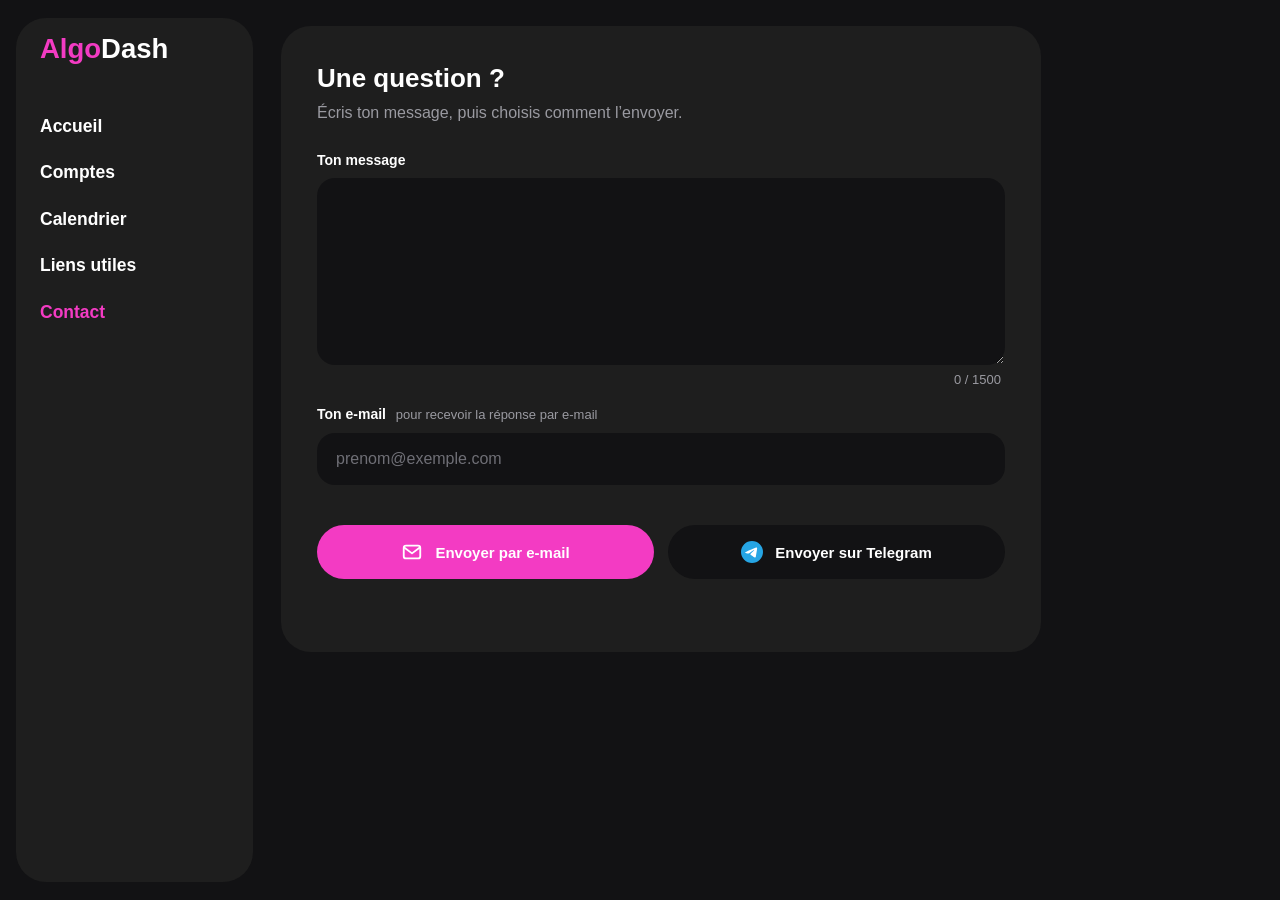
<file: contact.html>
<!DOCTYPE html>
<html lang="fr">
<head>
  <meta charset="utf-8">
  <meta name="viewport" content="width=device-width, initial-scale=1">
  <title>Contact · AlgoDash</title>
  <link rel="stylesheet" href="css/style.css">
</head>
<body data-page="contact">
  <!-- La barre latérale est remplie par js/layout.js (identique sur toutes les pages) -->
  <aside class="sidebar" id="sidebar"></aside>

  <main class="main">
    <h1 class="visually-hidden">Contact</h1>

    <section class="card contact-card">
      <h2 class="contact-title">Une question ?</h2>
      <p class="contact-intro">Écris ton message, puis choisis comment l’envoyer.</p>

      <form id="contact-form" novalidate>
        <label class="field-label" for="message">Ton message</label>
        <textarea class="field" id="message" name="message" rows="7" maxlength="1500"
                  aria-describedby="message-error"></textarea>
        <div class="field-meta">
          <span class="field-error" id="message-error" role="alert"></span>
          <span class="field-counter" id="counter">0 / 1500</span>
        </div>

        <!-- Demandé uniquement pour l'envoi par e-mail (sert d'adresse de réponse) -->
        <div id="email-field">
          <label class="field-label" for="email">Ton e-mail <span class="field-hint">pour recevoir la réponse par e-mail</span></label>
          <input class="field" type="email" id="email" name="email" autocomplete="email"
                 placeholder="prenom@exemple.com" aria-describedby="email-error">
          <div class="field-meta"><span class="field-error" id="email-error" role="alert"></span></div>
        </div>

        <!-- Piège à robots : invisible pour les visiteurs, ne doit jamais être coché -->
        <input type="checkbox" name="botcheck" id="botcheck" class="visually-hidden" tabindex="-1"
               autocomplete="off" aria-hidden="true">

        <div class="contact-actions">
          <button type="submit" class="send send-mail" id="send-mail">
            <svg viewBox="0 0 24 24" width="22" height="22" aria-hidden="true" fill="none" stroke="currentColor"
                 stroke-width="2" stroke-linecap="round" stroke-linejoin="round">
              <rect x="3" y="5" width="18" height="14" rx="2.5"></rect>
              <path d="m3.5 7 8.5 6.5L20.5 7"></path>
            </svg>
            <span>Envoyer par e-mail</span>
          </button>

          <button type="button" class="send send-telegram" id="send-telegram" hidden>
            <svg viewBox="0 0 24 24" width="22" height="22" aria-hidden="true">
              <circle cx="12" cy="12" r="11" fill="#ffffff"></circle>
              <path fill="#26a5e4" d="M11.944 0A12 12 0 0 0 0 12a12 12 0 0 0 12 12 12 12 0 0 0 12-12A12 12 0 0 0 12 0a12 12 0 0 0-.056 0zm4.962 7.224c.1-.002.321.023.465.14a.506.506 0 0 1 .171.325c.016.093.036.306.02.472-.18 1.898-.962 6.502-1.36 8.627-.168.9-.499 1.201-.82 1.23-.696.065-1.225-.46-1.9-.902-1.056-.693-1.653-1.124-2.678-1.8-1.185-.78-.417-1.21.258-1.91.177-.184 3.247-2.977 3.307-3.23.007-.032.014-.15-.056-.212s-.174-.041-.249-.024c-.106.024-1.793 1.14-5.061 3.345-.48.33-.913.49-1.302.48-.428-.008-1.252-.241-1.865-.44-.752-.245-1.349-.374-1.297-.789.027-.216.325-.437.893-.663 3.498-1.524 5.83-2.529 6.998-3.014 3.332-1.386 4.025-1.627 4.476-1.635z"></path>
            </svg>
            <span>Envoyer sur Telegram</span>
          </button>
        </div>

        <p class="contact-status" id="contact-status" role="status"></p>
      </form>
    </section>
  </main>

  <script src="js/layout.js"></script>
  <script src="js/contact.js"></script>
</body>
</html>
</file>
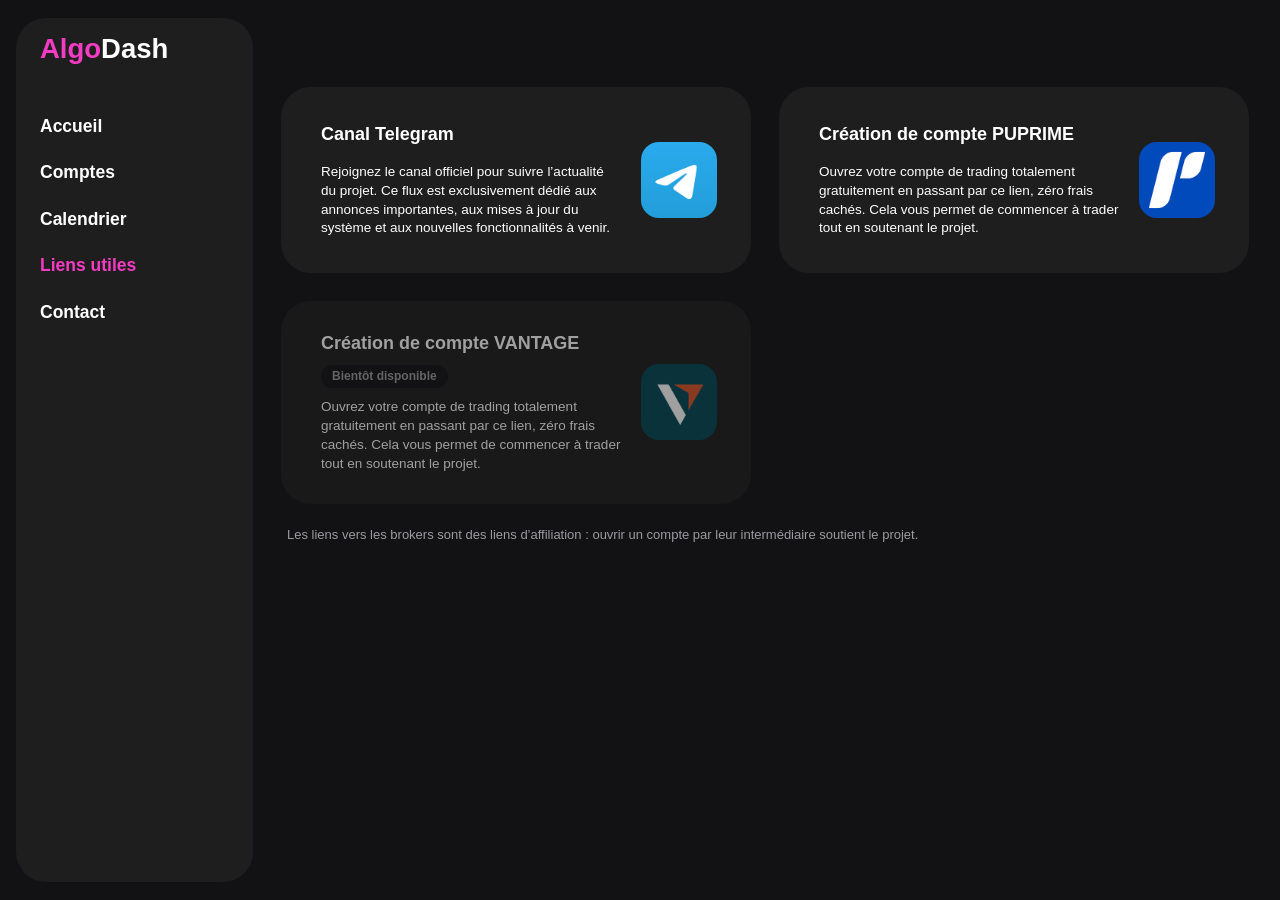
<file: liens.html>
<!DOCTYPE html>
<html lang="fr">
<head>
  <meta charset="utf-8">
  <meta name="viewport" content="width=device-width, initial-scale=1">
  <title>Liens utiles · AlgoDash</title>
  <link rel="stylesheet" href="css/style.css">
</head>
<body data-page="liens">
  <!-- La barre latérale est remplie par js/layout.js (identique sur toutes les pages) -->
  <aside class="sidebar" id="sidebar"></aside>

  <main class="main">
    <h1 class="visually-hidden">Liens utiles</h1>

    <!--
      Une carte par lien. Pour en ajouter une : copier un bloc <a class="card link-card">,
      changer l'adresse (href), le titre, le texte et le logo.
      Chaque carte s'ouvre dans un nouvel onglet.
    -->
    <div class="links-grid">

      <a class="card link-card" href="https://t.me/+iwQgp42okdkwMjY8" target="_blank" rel="noopener noreferrer">
        <div class="link-text">
          <h2 class="link-title">Canal Telegram</h2>
          <p class="link-description">Rejoignez le canal officiel pour suivre l’actualité du projet. Ce flux est exclusivement dédié aux annonces importantes, aux mises à jour du système et aux nouvelles fonctionnalités à venir.</p>
        </div>
        <span class="link-logo"><img src="img/telegram.png" alt="" width="76" height="76"></span>
      </a>

      <a class="card link-card" href="https://puvip.co/la-partners/J5QDJkyi" target="_blank" rel="noopener noreferrer sponsored">
        <div class="link-text">
          <h2 class="link-title">Création de compte PUPRIME</h2>
          <p class="link-description">Ouvrez votre compte de trading totalement gratuitement en passant par ce lien, zéro frais cachés. Cela vous permet de commencer à trader tout en soutenant le projet.</p>
        </div>
        <span class="link-logo"><img src="img/puprime.png" alt="" width="76" height="76"></span>
      </a>

      <!-- Lien pas encore disponible : carte affichée mais non cliquable.
           Quand le lien existe, remplacer cette ligne par :
           <a class="card link-card" href="ADRESSE" target="_blank" rel="noopener noreferrer sponsored">
           retirer la ligne « Bientôt disponible », et remplacer le </div> final par </a>. -->
      <div class="card link-card is-soon">
        <div class="link-text">
          <h2 class="link-title">Création de compte VANTAGE</h2>
          <p class="link-soon">Bientôt disponible</p>
          <p class="link-description">Ouvrez votre compte de trading totalement gratuitement en passant par ce lien, zéro frais cachés. Cela vous permet de commencer à trader tout en soutenant le projet.</p>
        </div>
        <span class="link-logo"><img src="img/vantage.png" alt="" width="76" height="76"></span>
      </div>

    </div>

    <p class="links-note">Les liens vers les brokers sont des liens d’affiliation : ouvrir un compte par leur intermédiaire soutient le projet.</p>
  </main>

  <script src="js/layout.js"></script>
</body>
</html>
</file>
<file: css/style.css>
/*
 * AlgoDash - feuille de style commune à toutes les pages.
 * Couleurs et dimensions reprises de la maquette Canva « Algora_Dash ».
 */

/* ------------------------------------------------------------- variables */
:root {
  --bg: #121214;            /* fond de page */
  --surface: #1e1e1e;       /* blocs */
  --surface-hover: #29292b;
  --text: #ffffff;
  --text-muted: #9a9aa1;
  --accent: #f33bc3;        /* rose */
  --positive: #89d957;      /* vert */
  --negative: #e5484d;      /* rouge */
  --neutral: #545454;       /* gris (0 %) */
  --chevron: #c8d1d9;
  --line: rgba(255, 255, 255, 0.08);

  --radius: 30px;
  --sidebar-width: 237px;
  --gap: 27px;
}

/* ------------------------------------------------------------------ base */
*, *::before, *::after { box-sizing: border-box; }

html { color-scheme: dark; }

body {
  margin: 0;
  min-height: 100vh;
  background: var(--bg);
  color: var(--text);
  font-family: Arial, Helvetica, sans-serif;
  font-size: 16px;
  line-height: 1.4;
}

button { font: inherit; color: inherit; }

:focus-visible { outline: 2px solid var(--accent); outline-offset: 3px; }

.visually-hidden {
  position: absolute;
  width: 1px; height: 1px;
  overflow: hidden;
  clip-path: inset(50%);
  white-space: nowrap;
}

/* -------------------------------------------------------- barre latérale */
.sidebar {
  position: fixed;
  top: 18px; bottom: 18px; left: 16px;
  width: var(--sidebar-width);
  padding: 12px 0 24px;
  background: var(--surface);
  border-radius: var(--radius);
  overflow-y: auto;
  z-index: 30;
}

.logo {
  display: block;
  padding: 0 24px;
  color: var(--text);
  font-size: 27.5px;
  font-weight: bold;
  text-decoration: none;
}
.logo-accent { color: var(--accent); }

.nav { list-style: none; margin: 34px 0 0; padding: 0; }

.nav-link {
  display: block;
  padding: 11px 24px;
  color: var(--text);
  font-size: 17.5px;
  font-weight: bold;
  text-decoration: none;
  transition: color 0.2s ease, transform 0.2s ease;
}
.nav-link:hover { color: #f9a3e2; transform: translateX(4px); }
.nav-link.is-active { color: var(--accent); }

/* Barre du haut + voile : uniquement sur mobile (voir plus bas) */
.topbar, .overlay { display: none; }

/* --------------------------------------------------------- zone de contenu */
.main {
  margin-left: calc(16px + var(--sidebar-width) + 28px);
  padding: 22px 31px 24px 0;
  animation: fade-in 0.4s ease both;
}

.page-title { margin: 12px 0 0; font-size: 28px; }

.card {
  background: var(--surface);
  border-radius: var(--radius);
  padding: 26px 28px;
}

.card-title { margin: 0 0 14px; font-size: 16px; font-weight: bold; }

/* ---------------------------------------------- en-tête : compte et statut */
.toolbar {
  display: flex;
  align-items: center;
  flex-wrap: wrap;
  gap: 12px 16px;
  min-height: 50px;
  margin-bottom: 16px;
}

.account { position: relative; }

.account-pill {
  display: inline-flex;
  align-items: center;
  gap: 22px;
  height: 50px;
  min-width: 190px;
  padding: 0 26px;
  background: var(--surface);
  border: 0;
  border-radius: 999px;
  font-size: 16px;
  white-space: nowrap;
}
button.account-pill { cursor: pointer; transition: background 0.2s ease; }
button.account-pill:hover { background: var(--surface-hover); }

/* Triangle du menu déroulant (affiché seulement avec plusieurs comptes) */
.chevron {
  width: 0; height: 0;
  margin-left: auto;
  border-left: 9px solid transparent;
  border-right: 9px solid transparent;
  border-top: 15px solid var(--chevron);
  transition: transform 0.2s ease;
}
[aria-expanded="true"] .chevron { transform: rotate(180deg); }

.account-menu {
  position: absolute;
  top: calc(100% + 8px); left: 0;
  min-width: 100%;
  margin: 0; padding: 8px;
  list-style: none;
  background: var(--surface);
  border-radius: 22px;
  box-shadow: 0 12px 30px rgba(0, 0, 0, 0.5);
  z-index: 20;
  animation: fade-in 0.15s ease both;
}
.account-option {
  display: block;
  width: 100%;
  padding: 10px 18px;
  background: none;
  border: 0;
  border-radius: 14px;
  text-align: left;
  white-space: nowrap;
  cursor: pointer;
}
.account-option:hover { background: var(--surface-hover); }
.account-option[aria-selected="true"] { color: var(--accent); font-weight: bold; }

.badge {
  padding: 5px 13px;
  background: var(--surface);
  border-radius: 999px;
  color: var(--text-muted);
  font-size: 12px;
  font-weight: bold;
}
.badge.is-real { color: var(--accent); }

.updated { color: var(--text-muted); font-size: 13px; }

.link-button {
  padding: 4px 0;
  background: none;
  border: 0;
  color: var(--text-muted);
  font-size: 13px;
  text-decoration: underline;
  text-underline-offset: 3px;
  cursor: pointer;
  transition: color 0.2s ease;
}
.link-button:hover { color: var(--accent); }

.notice {
  margin: 0 0 16px;
  padding: 12px 22px;
  background: var(--surface);
  border-radius: 20px;
  color: var(--text-muted);
  font-size: 14px;
}
.notice.is-error { color: #f0a3a5; }

/* ------------------------------------------------ grand bloc : la courbe */
.chart-card { margin-bottom: var(--gap); }

.chart-head {
  display: flex;
  align-items: flex-start;
  justify-content: space-between;
  flex-wrap: wrap;
  gap: 16px 24px;
  margin-bottom: 18px;
}

.kpis { display: flex; flex-wrap: wrap; gap: 14px 40px; margin: 0; }
.kpi dt { color: var(--text-muted); font-size: 12px; }
.kpi dd { margin: 2px 0 0; font-size: 19px; font-weight: bold; white-space: nowrap; }

.chart-controls { display: flex; flex-wrap: wrap; gap: 10px; }

/* Boutons groupés : unité (% / devise) et période */
.segmented { display: inline-flex; padding: 4px; background: var(--bg); border-radius: 999px; }
.segmented button {
  padding: 6px 13px;
  background: none;
  border: 0;
  border-radius: 999px;
  color: var(--text-muted);
  font-size: 13px;
  font-weight: bold;
  cursor: pointer;
  transition: color 0.2s ease, background 0.2s ease;
}
.segmented button:hover { color: var(--text); }
.segmented button[aria-pressed="true"] { background: var(--accent); color: #fff; }

.chart-body { position: relative; height: 318px; }
.chart-body canvas { width: 100% !important; height: 100% !important; }

/* --------------------------------------------------------- blocs du bas */
.bottom {
  display: grid;
  grid-template-columns: 371px minmax(0, 1fr);
  gap: var(--gap);
}
.bottom .card { min-height: 282px; }

.results-card { display: flex; flex-direction: column; justify-content: center; }
.result {
  display: flex;
  align-items: baseline;
  justify-content: space-between;
  gap: 16px;
  padding: 8px 0;
  font-weight: bold;
}
.result-value { white-space: nowrap; }

.is-positive { color: var(--positive); }
.is-negative { color: var(--negative); }
.is-neutral { color: var(--neutral); }

/* Tableau des positions : 5 lignes visibles, le reste en défilant */
.trades-card { display: flex; flex-direction: column; }
.trades-scroll {
  max-height: 196px;
  overflow-y: auto;
  scrollbar-width: thin;
  scrollbar-color: #3a3a3d transparent;
}
.trades { width: 100%; border-collapse: collapse; font-size: 14px; font-variant-numeric: tabular-nums; }
.trades th {
  position: sticky; top: 0;
  padding: 0 10px 8px 0;
  background: var(--surface);
  color: var(--text-muted);
  font-size: 12px;
  font-weight: normal;
  text-align: left;
}
.trades td { padding: 8px 10px 8px 0; border-top: 1px solid var(--line); white-space: nowrap; }
.trades .num { text-align: right; }
.trades th:last-child, .trades td:last-child { padding-right: 6px; }
.trades td:last-child { font-weight: bold; }
.trades tbody tr { transition: background 0.15s ease; }
.trades tbody tr:hover { background: rgba(255, 255, 255, 0.03); }

/* ------------------------------------------------------------ calendrier */
.calendar-card { margin-bottom: var(--gap); }

.calendar-head {
  display: flex;
  align-items: center;
  justify-content: space-between;
  flex-wrap: wrap;
  gap: 14px 24px;
  min-height: 38px;
  margin-bottom: 20px;
}
.cal-nav, .cal-stats { display: flex; align-items: center; flex-wrap: wrap; gap: 10px; }
.cal-month { min-width: 168px; margin: 0; font-size: 19px; text-align: center; }
.cal-stats-label { margin-left: 8px; color: var(--text-muted); font-size: 13px; }
.cal-stats-total { font-size: 19px; font-weight: bold; white-space: nowrap; }

.icon-button, .ghost-button {
  height: 38px;
  background: var(--bg);
  border: 0;
  border-radius: 999px;
  cursor: pointer;
  transition: background 0.2s ease, color 0.2s ease;
}
.icon-button { display: inline-flex; align-items: center; justify-content: center; width: 38px; padding: 0; }
.ghost-button { padding: 0 16px; color: var(--text-muted); font-size: 13px; font-weight: bold; }
.icon-button:hover:not(:disabled), .ghost-button:hover:not(:disabled) { background: var(--surface-hover); color: var(--text); }
.icon-button:disabled, .ghost-button:disabled { opacity: 0.35; cursor: default; }

/* Flèches « mois précédent / suivant » */
.arrow { width: 0; height: 0; border-top: 6px solid transparent; border-bottom: 6px solid transparent; }
.arrow-left { border-right: 9px solid var(--chevron); margin-right: 2px; }
.arrow-right { border-left: 9px solid var(--chevron); margin-left: 2px; }

.pill {
  padding: 4px 11px;
  background: rgba(243, 59, 195, 0.14);
  border-radius: 999px;
  color: #f9a3e2;
  font-size: 12px;
  font-weight: bold;
  white-space: nowrap;
}

/* Grille : 7 jours + la colonne des semaines */
.cal-grid {
  display: grid;
  grid-template-columns: repeat(7, minmax(0, 1fr)) minmax(132px, 0.95fr);
  gap: 8px;
}
.cal-weekday { padding: 4px 0 6px; color: var(--text-muted); font-size: 13px; font-weight: bold; text-align: center; }
.cal-weekday-total { visibility: hidden; }

.cal-cell {
  display: flex;
  flex-direction: column;
  align-items: flex-end;
  min-height: 98px;
  padding: 9px 11px;
  background: #262628;
  border: 1px solid transparent;
  border-radius: 14px;
  color: var(--text);
  font: inherit;
  text-align: right;
}
.cal-cell.is-outside { background: none; }
button.cal-cell { cursor: pointer; transition: transform 0.15s ease, filter 0.15s ease; }
button.cal-cell:hover { transform: translateY(-2px); filter: brightness(1.15); }

/* Le fond porte le signe du résultat ; le texte reste blanc pour rester lisible. */
.cal-cell.is-positive { background: rgba(137, 217, 87, 0.15); border-color: rgba(137, 217, 87, 0.5); }
.cal-cell.is-negative { background: rgba(229, 72, 77, 0.2); border-color: rgba(229, 72, 77, 0.55); }
.cal-cell.is-flat { border-color: rgba(255, 255, 255, 0.14); }
.cal-cell[aria-pressed="true"] { outline: 2px solid var(--accent); outline-offset: 2px; }

.cal-date { color: var(--text-muted); font-size: 12px; line-height: 20px; }
.cal-date.is-today {
  min-width: 20px;
  padding: 0 5px;
  background: var(--accent);
  border-radius: 999px;
  color: #fff;
  font-weight: bold;
  text-align: center;
}
.cal-value { margin-top: auto; font-size: 16px; font-weight: bold; white-space: nowrap; }
.cal-short { display: none; }
.cal-detail { min-height: 17px; color: #c3c3c8; font-size: 12px; white-space: nowrap; }

.cal-week {
  display: flex;
  flex-direction: column;
  align-items: flex-start;
  justify-content: center;
  gap: 5px;
  margin-left: 10px;
  padding: 10px 14px;
  background: var(--bg);
  border-radius: 16px;
}
.cal-week-name { color: var(--text-muted); font-size: 12px; }
.cal-week-total { font-size: 17px; font-weight: bold; white-space: nowrap; }
.cal-weeks-mobile { display: none; }
.cal-empty { margin: 18px 0 0; color: var(--text-muted); font-size: 14px; text-align: center; }

.skeleton-calendar { width: 100%; height: 520px; border-radius: 18px; }
.trades-wrap { overflow-x: auto; }

/* ------------------------------------------------------------ mes comptes */
.accounts-filter { margin-left: auto; }
.filter-pill { min-width: 0; height: 50px; gap: 16px; padding: 0 22px; font-size: 14px; }
.filter-pill .chevron { border-left-width: 6px; border-right-width: 6px; border-top-width: 10px; }
.filter-menu { left: auto; right: 0; }

.accounts-grid {
  display: grid;
  grid-template-columns: repeat(auto-fill, minmax(230px, 250px));
  gap: 36px;
  margin-top: 10px;
}

.account-card {
  display: flex;
  flex-direction: column;
  min-height: 250px;
  padding: 20px 24px 22px;
  transition: transform 0.2s ease;
}
.account-card:hover { transform: translateY(-3px); }

.account-card-head { display: flex; align-items: center; justify-content: space-between; gap: 12px; }
.account-card-name { margin: 0; font-size: 16px; font-weight: normal; white-space: nowrap; }

/* Pastille d'état de synchronisation (l'état est aussi écrit dans l'infobulle) */
.sync-dot { flex: none; width: 17px; height: 17px; border-radius: 50%; }
.sync-dot.is-ok { background: linear-gradient(90deg, #89d957, #c9e265); }
.sync-dot.is-error { background: var(--negative); }
.sync-dot.is-inactive { background: var(--neutral); }

.badge-inset { align-self: flex-start; margin-top: 8px; background: var(--bg); }

.account-card-stats { margin: 18px 0 20px; font-size: 13.5px; }
.account-card-stats div { display: flex; flex-wrap: wrap; gap: 0 6px; padding: 2px 0; }
.account-card-stats dd { margin: 0; white-space: nowrap; }

.dash-button {
  align-self: center;
  margin-top: auto;
  padding: 12px 34px;
  background: var(--accent);
  border-radius: 999px;
  color: #fff;
  font-size: 13.5px;
  font-weight: bold;
  text-decoration: none;
  transition: filter 0.2s ease, transform 0.15s ease;
}
.dash-button:hover { filter: brightness(1.12); transform: scale(1.04); }

.account-card-skeleton { height: 250px; border-radius: var(--radius); }
.accounts-empty { grid-column: 1 / -1; max-width: 520px; min-height: 180px; }

/* ------------------------------------------------------------ liens utiles */
.links-grid {
  display: grid;
  grid-template-columns: repeat(2, minmax(0, 1fr));
  gap: 28px;
  max-width: 1060px;
  margin-top: 65px;
}

/* Toute la carte est cliquable et s'ouvre dans un nouvel onglet */
.link-card {
  display: flex;
  align-items: center;
  gap: 20px;
  min-height: 186px;
  padding: 30px 34px 30px 40px;
  color: var(--text);
  text-decoration: none;
  transition: background 0.2s ease, transform 0.2s ease;
}
.link-card:hover { background: var(--surface-hover); transform: translateY(-3px); }
.link-card:hover .link-title { color: var(--accent); }

/* Carte dont le lien n'existe pas encore : visible, mais non cliquable */
.link-card.is-soon { opacity: 0.6; }
.link-card.is-soon:hover { background: var(--surface); transform: none; }
.link-card.is-soon:hover .link-title { color: var(--text); }
.link-card.is-soon .link-title { margin-bottom: 8px; }
.link-soon {
  display: inline-block;
  margin: 0 0 10px;
  padding: 3px 11px;
  background: var(--bg);
  border-radius: 999px;
  color: var(--text-muted);
  font-size: 12px;
  font-weight: bold;
}

.link-text { flex: 1; min-width: 0; }
.link-title { margin: 0 0 16px; font-size: 18px; transition: color 0.2s ease; }
.link-description { margin: 0; max-width: 340px; font-size: 13.5px; }

.link-logo {
  flex: none;
  width: 76px; height: 76px;
  border-radius: 18px;
  overflow: hidden;
}
.link-logo img, .link-logo svg { display: block; width: 100%; height: 100%; object-fit: cover; }
.links-note { max-width: 1060px; margin: 22px 6px 0; color: var(--text-muted); font-size: 13px; }

/* ---------------------------------------------------------------- contact */
.contact-card { max-width: 760px; margin-top: 4px; padding: 34px 36px; }
.contact-title { margin: 0; font-size: 26px; }
.contact-intro { margin: 6px 0 26px; color: var(--text-muted); }

.field-label { display: block; margin-bottom: 8px; font-size: 14px; font-weight: bold; }
.field-hint { margin-left: 6px; color: var(--text-muted); font-size: 13px; font-weight: normal; }

.field {
  display: block;
  width: 100%;
  padding: 14px 18px;
  background: var(--bg);
  border: 1px solid transparent;
  border-radius: 18px;
  color: var(--text);
  font: inherit;
  transition: border-color 0.2s ease;
}
textarea.field { min-height: 170px; resize: vertical; }
.field::placeholder { color: #6f6f76; }
.field:hover { border-color: rgba(255, 255, 255, 0.14); }
.field:focus { border-color: var(--accent); outline: none; }
.field[aria-invalid="true"] { border-color: var(--negative); }

.field-meta {
  display: flex;
  justify-content: space-between;
  gap: 12px;
  min-height: 20px;
  margin: 6px 4px 14px;
  font-size: 13px;
}
.field-error { color: #f0a3a5; }
.field-counter { margin-left: auto; color: var(--text-muted); font-variant-numeric: tabular-nums; }

.contact-actions { display: flex; flex-wrap: wrap; gap: 14px; margin-top: 10px; }

/* Boutons d'envoi : e-mail en rose plein, Telegram en bouton sombre */
.send {
  display: inline-flex;
  align-items: center;
  justify-content: center;
  gap: 12px;
  flex: 1 1 240px;
  height: 54px;
  padding: 0 24px;
  border: 0;
  border-radius: 999px;
  font-size: 15px;
  font-weight: bold;
  cursor: pointer;
  transition: filter 0.2s ease, transform 0.15s ease, background 0.2s ease;
}
.send[hidden] { display: none; }
.send:hover:not(:disabled) { transform: translateY(-2px); }
.send:disabled { opacity: 0.6; cursor: default; }
.send svg { flex: none; }
.send-mail { background: var(--accent); color: #fff; }
.send-mail:hover:not(:disabled) { filter: brightness(1.12); }
.send-telegram { background: var(--bg); color: var(--text); }
.send-telegram:hover { background: #2b2b2e; }

.contact-status { min-height: 21px; margin: 18px 4px 0; font-size: 14px; }
.contact-status.is-success { color: var(--positive); }
.contact-status.is-error { color: #f0a3a5; }

/* ---------------------------------- états : chargement, vide, erreur */
.block-state {
  display: flex;
  flex-direction: column;
  align-items: center;
  justify-content: center;
  gap: 12px;
  min-height: 150px;
  color: var(--text-muted);
  font-size: 14px;
  text-align: center;
}
.block-state:empty { display: none; }
.chart-body .block-state { position: absolute; inset: 0; background: var(--surface); }
.block-state p { max-width: 420px; margin: 0; }

.retry {
  padding: 8px 20px;
  background: var(--accent);
  border: 0;
  border-radius: 999px;
  color: #fff;
  font-size: 13px;
  font-weight: bold;
  cursor: pointer;
  transition: filter 0.2s ease;
}
.retry:hover { filter: brightness(1.12); }

.skeleton {
  display: block;
  border-radius: 12px;
  background: linear-gradient(90deg, #262628 25%, #323235 50%, #262628 75%);
  background-size: 200% 100%;
  animation: shimmer 1.4s linear infinite;
}
.skeleton-pill { width: 190px; height: 50px; border-radius: 999px; padding: 0; }
.skeleton-line { width: 100%; height: 20px; margin: 9px 0; }
.skeleton-chart { width: 100%; height: 100%; border-radius: 18px; }

@keyframes shimmer { to { background-position: -200% 0; } }
@keyframes fade-in { from { opacity: 0; transform: translateY(6px); } to { opacity: 1; transform: none; } }

/* ---------------------------------------------------------------- mobile */
@media (max-width: 900px) {
  .topbar {
    display: flex;
    align-items: center;
    gap: 6px;
    position: sticky; top: 0;
    padding: 10px 16px;
    background: var(--bg);
    z-index: 25;
  }
  .topbar .logo { padding: 0; font-size: 24px; }

  .hamburger {
    display: flex;
    flex-direction: column;
    justify-content: center;
    gap: 4px;
    width: 44px; height: 44px;
    padding: 0 10px;
    background: none;
    border: 0;
    cursor: pointer;
  }
  .hamburger span { display: block; height: 3px; background: var(--text); border-radius: 2px; }

  /* La barre latérale devient un tiroir qui glisse par-dessus le contenu */
  .sidebar {
    top: 12px; bottom: 12px; left: 12px;
    transform: translateX(calc(-100% - 24px));
    transition: transform 0.25s ease;
  }
  .menu-open .sidebar { transform: none; }
  .overlay { position: fixed; inset: 0; background: rgba(0, 0, 0, 0.6); z-index: 28; }
  .menu-open .overlay { display: block; }

  .main { margin-left: 0; padding: 6px 16px 24px; }
  .card { padding: 22px 20px; border-radius: 24px; }
  .bottom { grid-template-columns: minmax(0, 1fr); gap: 16px; }
  .bottom .card { min-height: 0; }
  .chart-card { margin-bottom: 16px; }
  .chart-body { height: 260px; }
  .kpis { gap: 12px 28px; }
  .kpi dd { font-size: 17px; }
  .col-price { display: none; }       /* prix d'entrée et de sortie masqués */
  .trades-scroll { max-height: 240px; }

  .accounts-grid { grid-template-columns: repeat(auto-fill, minmax(220px, 1fr)); gap: 16px; }
  .account-card { min-height: 0; padding: 20px; }
  .links-grid { grid-template-columns: minmax(0, 1fr); gap: 16px; margin-top: 8px; }
  .link-card { min-height: 0; padding: 24px 20px; }
  .link-logo { width: 60px; height: 60px; border-radius: 15px; }
  .contact-card { padding: 24px 20px; }
  .contact-title { font-size: 22px; }

  /* Calendrier : cases compactes, résumés de semaine sous la grille */
  .calendar-card { margin-bottom: 16px; padding: 20px 12px; }
  .calendar-head { padding: 0 4px; }
  .cal-month { min-width: 0; flex: 1; font-size: 16px; white-space: nowrap; }
  .ghost-button { padding: 0 12px; }
  .cal-nav { width: 100%; }
  .cal-stats-label { margin-left: 0; }
  .cal-grid { grid-template-columns: repeat(7, minmax(0, 1fr)); gap: 4px; }
  .cal-grid .cal-week, .cal-weekday-total { display: none; }
  .cal-weekday { font-size: 11px; }
  .cal-cell { min-height: 58px; padding: 5px 4px; border-radius: 9px; align-items: center; text-align: center; }
  .cal-date { font-size: 11px; line-height: 16px; }
  .cal-date.is-today { min-width: 16px; padding: 0 4px; }
  .cal-full, .cal-detail { display: none; }
  .cal-short { display: block; font-size: 11px; }
  .cal-weeks-mobile { display: grid; grid-template-columns: repeat(2, minmax(0, 1fr)); gap: 8px; margin-top: 14px; }
  .cal-weeks-mobile .cal-week { margin-left: 0; }
}

@media (max-width: 420px) {
  .segmented button { padding: 6px 10px; }
}

/* Respect du réglage système « réduire les animations » */
@media (prefers-reduced-motion: reduce) {
  *, *::before, *::after { animation: none !important; transition: none !important; }
}
</file>
